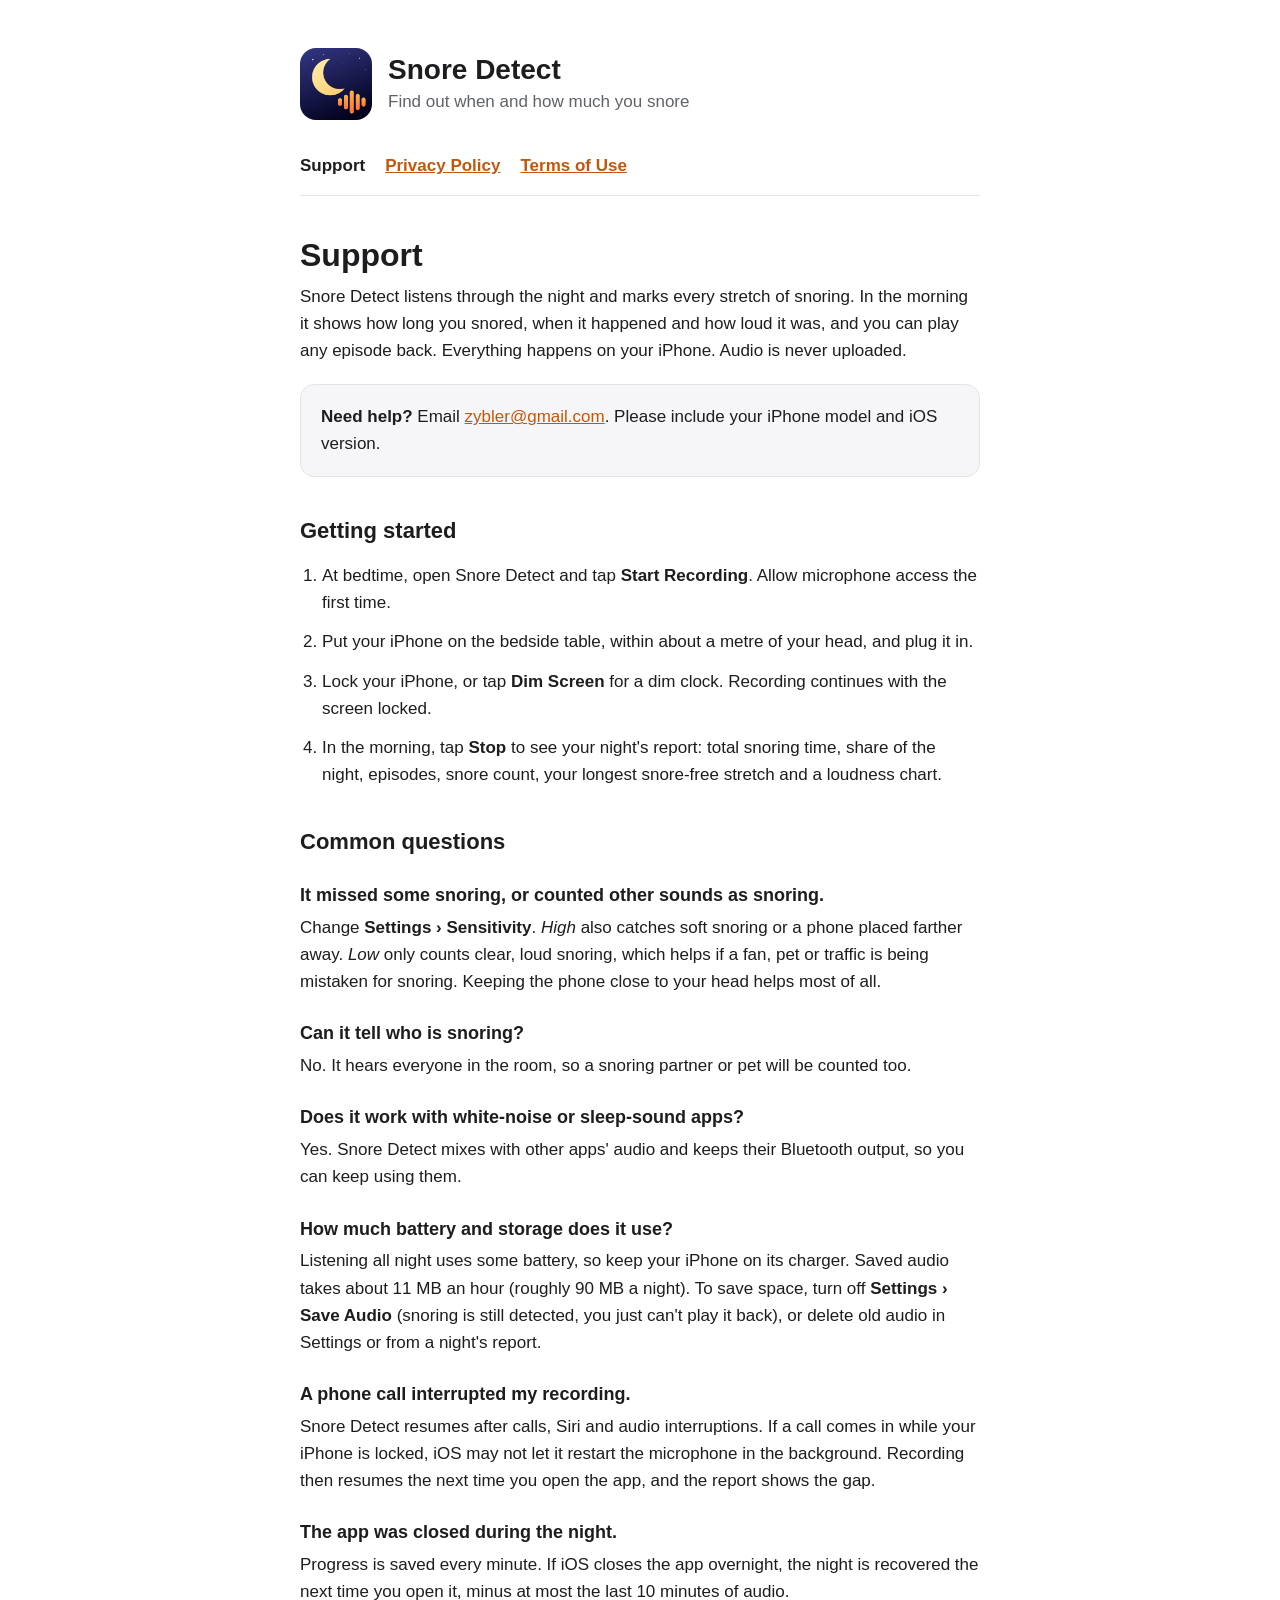
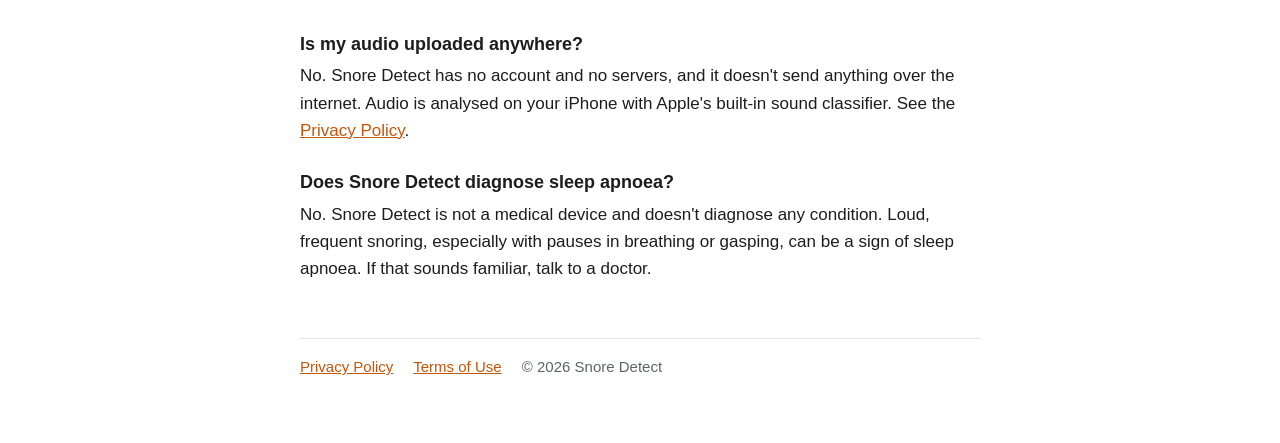
<file: index.html>
<!doctype html>
<html lang="en-AU">
<head>
  <meta charset="utf-8">
  <meta name="viewport" content="width=device-width, initial-scale=1">
  <title>Snore Detect Support</title>
  <meta name="description" content="Help and support for Snore Detect, the iPhone app that detects snoring through the night, entirely on your device.">
  <link rel="icon" href="icon.png">
  <link rel="stylesheet" href="style.css">
</head>
<body>
<main>
  <header class="app">
    <img src="icon.png" alt="Snore Detect app icon">
    <div>
      <p class="name">Snore Detect</p>
      <p class="tagline">Find out when and how much you snore</p>
    </div>
  </header>

  <nav class="top">
    <a href="./" aria-current="page">Support</a>
    <a href="privacy.html">Privacy Policy</a>
    <a href="terms.html">Terms of Use</a>
  </nav>

  <h1>Support</h1>
  <p>Snore Detect listens through the night and marks every stretch of snoring. In the morning it shows how long you snored, when it happened and how loud it was, and you can play any episode back. Everything happens on your iPhone. Audio is never uploaded.</p>

  <div class="card">
    <p><strong>Need help?</strong> Email <a href="mailto:zybler@gmail.com?subject=Snore%20Detect%20support">zybler@gmail.com</a>. Please include your iPhone model and iOS version.</p>
  </div>

  <h2>Getting started</h2>
  <ol>
    <li>At bedtime, open Snore Detect and tap <strong>Start Recording</strong>. Allow microphone access the first time.</li>
    <li>Put your iPhone on the bedside table, within about a metre of your head, and plug it in.</li>
    <li>Lock your iPhone, or tap <strong>Dim Screen</strong> for a dim clock. Recording continues with the screen locked.</li>
    <li>In the morning, tap <strong>Stop</strong> to see your night's report: total snoring time, share of the night, episodes, snore count, your longest snore-free stretch and a loudness chart.</li>
  </ol>

  <h2>Common questions</h2>

  <h3>It missed some snoring, or counted other sounds as snoring.</h3>
  <p>Change <strong>Settings › Sensitivity</strong>. <em>High</em> also catches soft snoring or a phone placed farther away. <em>Low</em> only counts clear, loud snoring, which helps if a fan, pet or traffic is being mistaken for snoring. Keeping the phone close to your head helps most of all.</p>

  <h3>Can it tell who is snoring?</h3>
  <p>No. It hears everyone in the room, so a snoring partner or pet will be counted too.</p>

  <h3>Does it work with white-noise or sleep-sound apps?</h3>
  <p>Yes. Snore Detect mixes with other apps' audio and keeps their Bluetooth output, so you can keep using them.</p>

  <h3>How much battery and storage does it use?</h3>
  <p>Listening all night uses some battery, so keep your iPhone on its charger. Saved audio takes about 11 MB an hour (roughly 90 MB a night). To save space, turn off <strong>Settings › Save Audio</strong> (snoring is still detected, you just can't play it back), or delete old audio in Settings or from a night's report.</p>

  <h3>A phone call interrupted my recording.</h3>
  <p>Snore Detect resumes after calls, Siri and audio interruptions. If a call comes in while your iPhone is locked, iOS may not let it restart the microphone in the background. Recording then resumes the next time you open the app, and the report shows the gap.</p>

  <h3>The app was closed during the night.</h3>
  <p>Progress is saved every minute. If iOS closes the app overnight, the night is recovered the next time you open it, minus at most the last 10 minutes of audio.</p>

  <h3>Is my audio uploaded anywhere?</h3>
  <p>No. Snore Detect has no account and no servers, and it doesn't send anything over the internet. Audio is analysed on your iPhone with Apple's built-in sound classifier. See the <a href="privacy.html">Privacy Policy</a>.</p>

  <h3>Does Snore Detect diagnose sleep apnoea?</h3>
  <p>No. Snore Detect is not a medical device and doesn't diagnose any condition. Loud, frequent snoring, especially with pauses in breathing or gasping, can be a sign of sleep apnoea. If that sounds familiar, talk to a doctor.</p>

  <footer>
    <a href="privacy.html">Privacy Policy</a>
    <a href="terms.html">Terms of Use</a>
    <span>© 2026 Snore Detect</span>
  </footer>
</main>
</body>
</html>
</file>
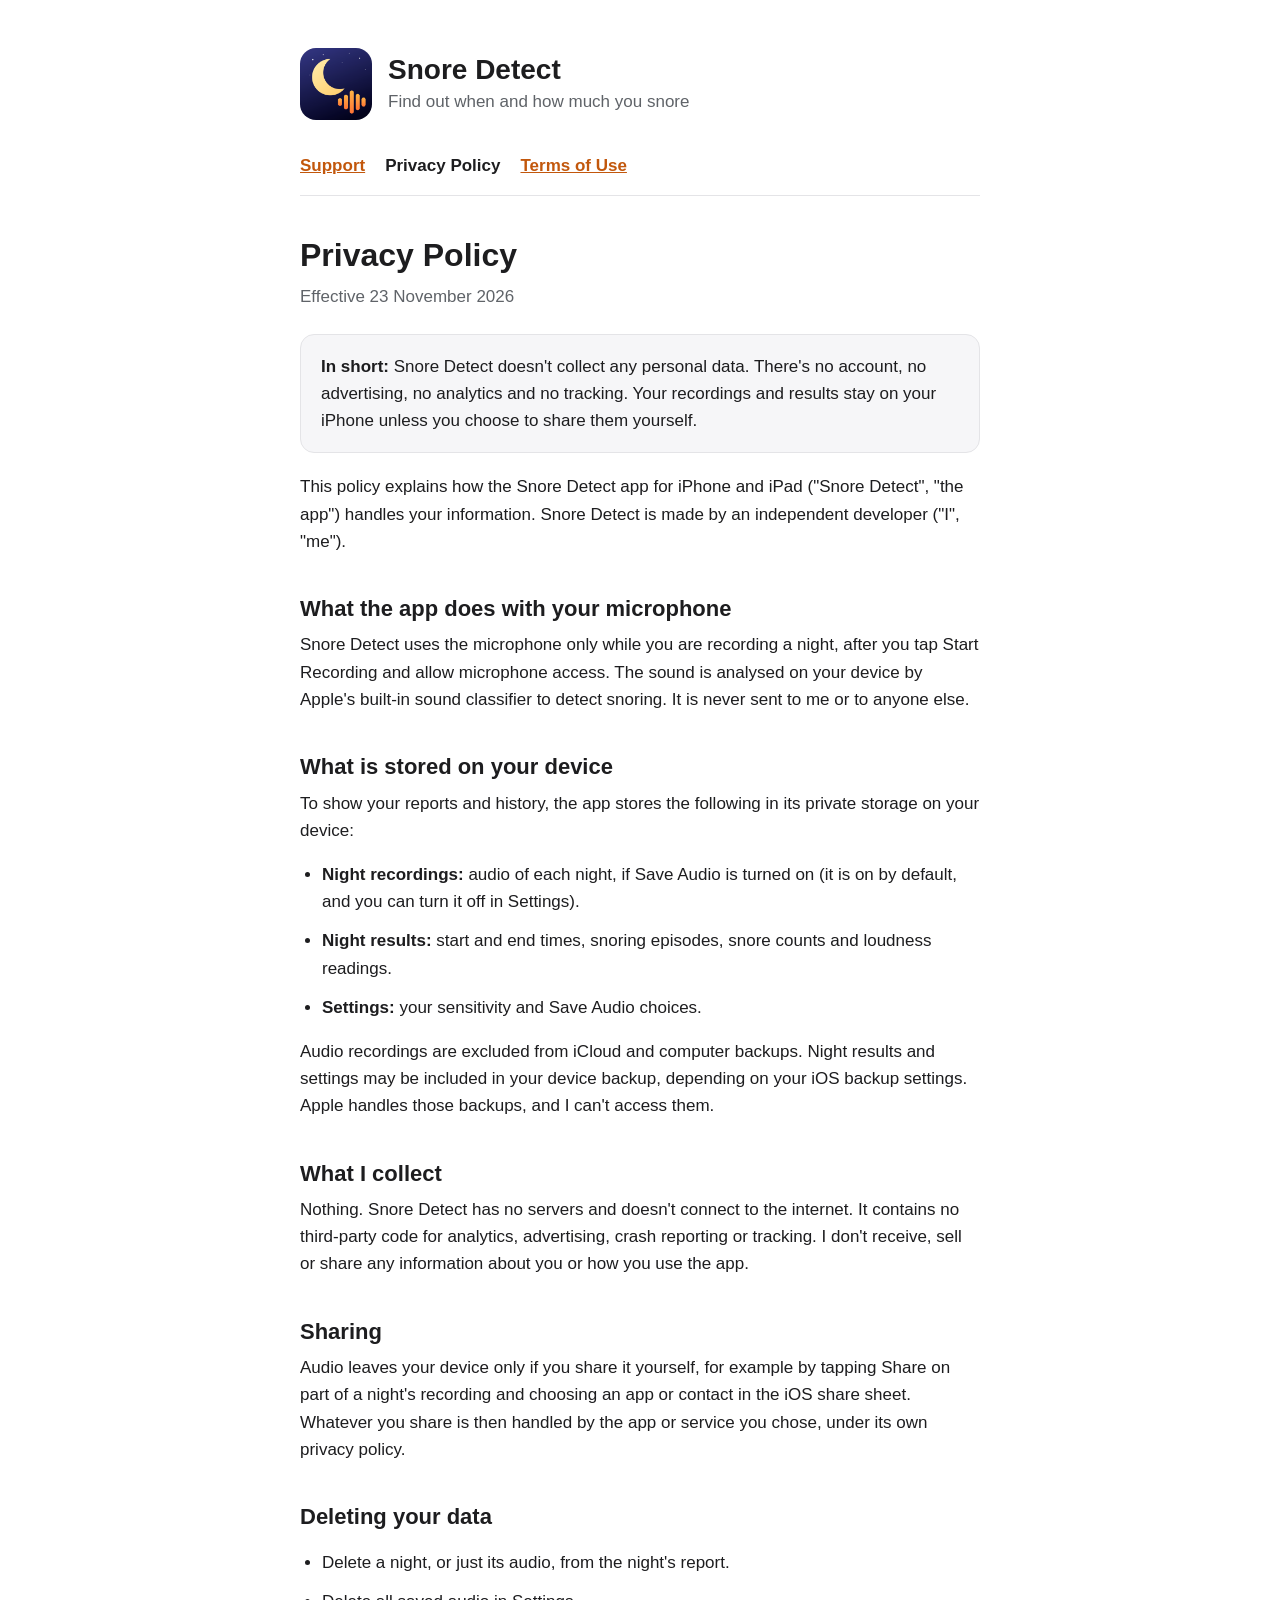
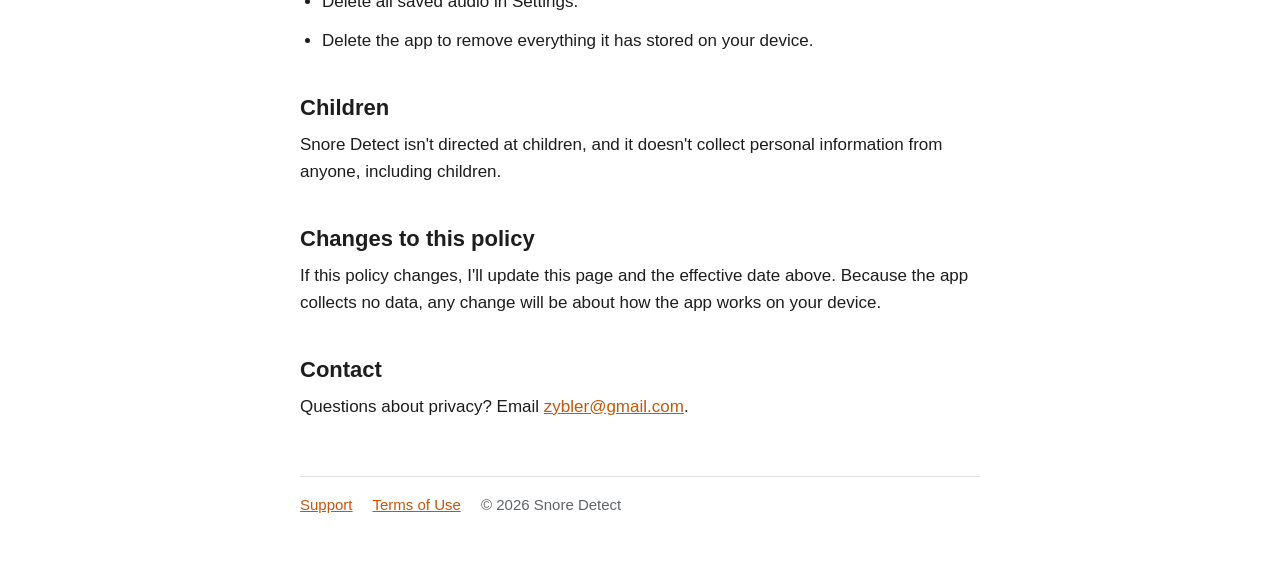
<file: privacy.html>
<!doctype html>
<html lang="en-AU">
<head>
  <meta charset="utf-8">
  <meta name="viewport" content="width=device-width, initial-scale=1">
  <title>Snore Detect Privacy Policy</title>
  <meta name="description" content="Snore Detect privacy policy. The app collects no personal data. Audio is analysed and stored only on your iPhone.">
  <link rel="icon" href="icon.png">
  <link rel="stylesheet" href="style.css">
</head>
<body>
<main>
  <header class="app">
    <img src="icon.png" alt="Snore Detect app icon">
    <div>
      <p class="name">Snore Detect</p>
      <p class="tagline">Find out when and how much you snore</p>
    </div>
  </header>

  <nav class="top">
    <a href="./">Support</a>
    <a href="privacy.html" aria-current="page">Privacy Policy</a>
    <a href="terms.html">Terms of Use</a>
  </nav>

  <h1>Privacy Policy</h1>
  <p class="meta">Effective 23 November 2026</p>

  <div class="card">
    <p><strong>In short:</strong> Snore Detect doesn't collect any personal data. There's no account, no advertising, no analytics and no tracking. Your recordings and results stay on your iPhone unless you choose to share them yourself.</p>
  </div>

  <p>This policy explains how the Snore Detect app for iPhone and iPad ("Snore Detect", "the app") handles your information. Snore Detect is made by an independent developer ("I", "me").</p>

  <h2>What the app does with your microphone</h2>
  <p>Snore Detect uses the microphone only while you are recording a night, after you tap Start Recording and allow microphone access. The sound is analysed on your device by Apple's built-in sound classifier to detect snoring. It is never sent to me or to anyone else.</p>

  <h2>What is stored on your device</h2>
  <p>To show your reports and history, the app stores the following in its private storage on your device:</p>
  <ul>
    <li><strong>Night recordings:</strong> audio of each night, if Save Audio is turned on (it is on by default, and you can turn it off in Settings).</li>
    <li><strong>Night results:</strong> start and end times, snoring episodes, snore counts and loudness readings.</li>
    <li><strong>Settings:</strong> your sensitivity and Save Audio choices.</li>
  </ul>
  <p>Audio recordings are excluded from iCloud and computer backups. Night results and settings may be included in your device backup, depending on your iOS backup settings. Apple handles those backups, and I can't access them.</p>

  <h2>What I collect</h2>
  <p>Nothing. Snore Detect has no servers and doesn't connect to the internet. It contains no third-party code for analytics, advertising, crash reporting or tracking. I don't receive, sell or share any information about you or how you use the app.</p>

  <h2>Sharing</h2>
  <p>Audio leaves your device only if you share it yourself, for example by tapping Share on part of a night's recording and choosing an app or contact in the iOS share sheet. Whatever you share is then handled by the app or service you chose, under its own privacy policy.</p>

  <h2>Deleting your data</h2>
  <ul>
    <li>Delete a night, or just its audio, from the night's report.</li>
    <li>Delete all saved audio in Settings.</li>
    <li>Delete the app to remove everything it has stored on your device.</li>
  </ul>

  <h2>Children</h2>
  <p>Snore Detect isn't directed at children, and it doesn't collect personal information from anyone, including children.</p>

  <h2>Changes to this policy</h2>
  <p>If this policy changes, I'll update this page and the effective date above. Because the app collects no data, any change will be about how the app works on your device.</p>

  <h2>Contact</h2>
  <p>Questions about privacy? Email <a href="mailto:zybler@gmail.com?subject=Snore%20Detect%20privacy">zybler@gmail.com</a>.</p>

  <footer>
    <a href="./">Support</a>
    <a href="terms.html">Terms of Use</a>
    <span>© 2026 Snore Detect</span>
  </footer>
</main>
</body>
</html>
</file>
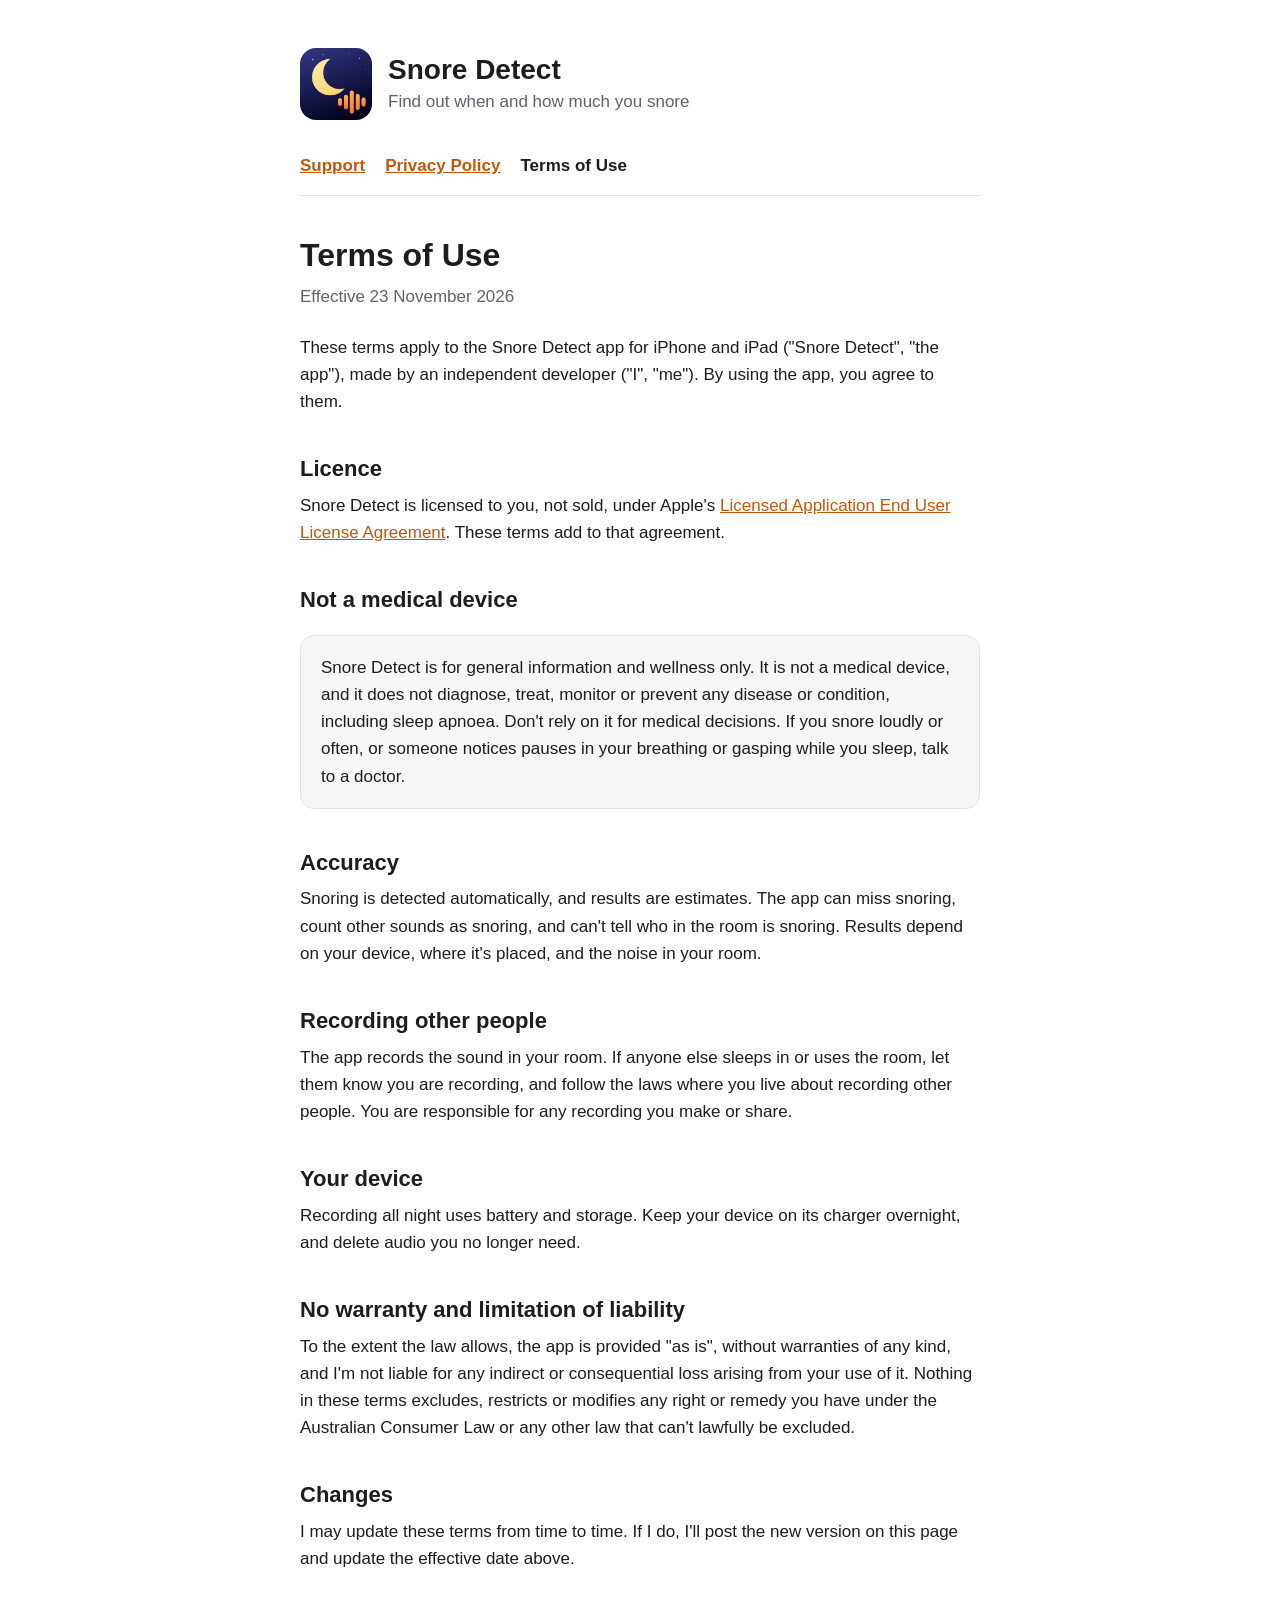
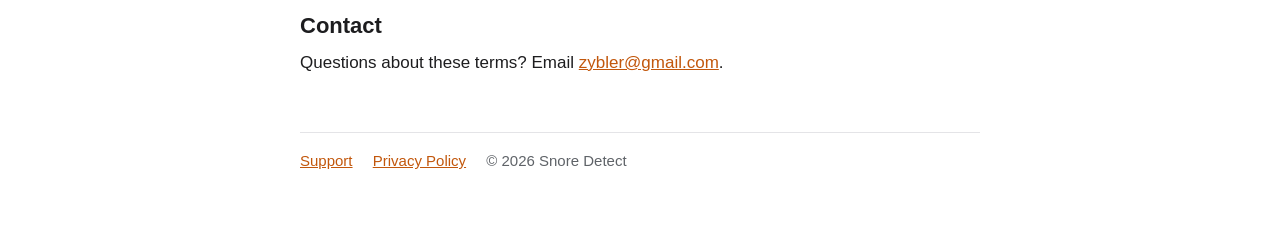
<file: terms.html>
<!doctype html>
<html lang="en-AU">
<head>
  <meta charset="utf-8">
  <meta name="viewport" content="width=device-width, initial-scale=1">
  <title>Snore Detect Terms of Use</title>
  <meta name="description" content="Terms of use for the Snore Detect iPhone app.">
  <link rel="icon" href="icon.png">
  <link rel="stylesheet" href="style.css">
</head>
<body>
<main>
  <header class="app">
    <img src="icon.png" alt="Snore Detect app icon">
    <div>
      <p class="name">Snore Detect</p>
      <p class="tagline">Find out when and how much you snore</p>
    </div>
  </header>

  <nav class="top">
    <a href="./">Support</a>
    <a href="privacy.html">Privacy Policy</a>
    <a href="terms.html" aria-current="page">Terms of Use</a>
  </nav>

  <h1>Terms of Use</h1>
  <p class="meta">Effective 23 November 2026</p>

  <p>These terms apply to the Snore Detect app for iPhone and iPad ("Snore Detect", "the app"), made by an independent developer ("I", "me"). By using the app, you agree to them.</p>

  <h2>Licence</h2>
  <p>Snore Detect is licensed to you, not sold, under Apple's <a href="https://www.apple.com/legal/internet-services/itunes/dev/stdeula/">Licensed Application End User License Agreement</a>. These terms add to that agreement.</p>

  <h2>Not a medical device</h2>
  <div class="card">
    <p>Snore Detect is for general information and wellness only. It is not a medical device, and it does not diagnose, treat, monitor or prevent any disease or condition, including sleep apnoea. Don't rely on it for medical decisions. If you snore loudly or often, or someone notices pauses in your breathing or gasping while you sleep, talk to a doctor.</p>
  </div>

  <h2>Accuracy</h2>
  <p>Snoring is detected automatically, and results are estimates. The app can miss snoring, count other sounds as snoring, and can't tell who in the room is snoring. Results depend on your device, where it's placed, and the noise in your room.</p>

  <h2>Recording other people</h2>
  <p>The app records the sound in your room. If anyone else sleeps in or uses the room, let them know you are recording, and follow the laws where you live about recording other people. You are responsible for any recording you make or share.</p>

  <h2>Your device</h2>
  <p>Recording all night uses battery and storage. Keep your device on its charger overnight, and delete audio you no longer need.</p>

  <h2>No warranty and limitation of liability</h2>
  <p>To the extent the law allows, the app is provided "as is", without warranties of any kind, and I'm not liable for any indirect or consequential loss arising from your use of it. Nothing in these terms excludes, restricts or modifies any right or remedy you have under the Australian Consumer Law or any other law that can't lawfully be excluded.</p>

  <h2>Changes</h2>
  <p>I may update these terms from time to time. If I do, I'll post the new version on this page and update the effective date above.</p>

  <h2>Contact</h2>
  <p>Questions about these terms? Email <a href="mailto:zybler@gmail.com?subject=Snore%20Detect%20terms">zybler@gmail.com</a>.</p>

  <footer>
    <a href="./">Support</a>
    <a href="privacy.html">Privacy Policy</a>
    <span>© 2026 Snore Detect</span>
  </footer>
</main>
</body>
</html>
</file>
<file: style.css>
:root {
  --bg: #ffffff;
  --text: #1d1d1f;
  --muted: #5f6368;
  --accent: #c2570c;
  --rule: #e4e4e7;
  --card: #f6f6f8;
  color-scheme: light dark;
}

@media (prefers-color-scheme: dark) {
  :root {
    --bg: #0d0f14;
    --text: #ececf1;
    --muted: #a1a1aa;
    --accent: #ff9f45;
    --rule: #26272d;
    --card: #16181f;
  }
}

* { box-sizing: border-box; }

body {
  margin: 0;
  background: var(--bg);
  color: var(--text);
  font: 17px/1.6 -apple-system, BlinkMacSystemFont, "SF Pro Text", "Segoe UI", Roboto, Helvetica, Arial, sans-serif;
  -webkit-text-size-adjust: 100%;
}

main {
  max-width: 720px;
  margin: 0 auto;
  padding: 48px 20px 64px;
}

header.app {
  display: flex;
  align-items: center;
  gap: 16px;
  margin-bottom: 32px;
}

header.app img {
  width: 72px;
  height: 72px;
  border-radius: 16px;
}

header.app .name {
  font-size: 28px;
  font-weight: 700;
  line-height: 1.2;
  margin: 0;
}

header.app .tagline {
  margin: 2px 0 0;
  color: var(--muted);
}

nav.top {
  display: flex;
  flex-wrap: wrap;
  gap: 8px 20px;
  margin-bottom: 40px;
  padding-bottom: 16px;
  border-bottom: 1px solid var(--rule);
}

nav.top a { font-weight: 600; }
nav.top a[aria-current="page"] { color: var(--text); text-decoration: none; }

h1 { font-size: 32px; line-height: 1.2; margin: 0 0 8px; }
h2 { font-size: 22px; line-height: 1.3; margin: 40px 0 8px; }
h3 { font-size: 18px; margin: 24px 0 4px; }

p, li { margin: 0 0 12px; }
ul, ol { padding-left: 22px; }

a { color: var(--accent); }

.meta { color: var(--muted); margin-bottom: 24px; }

.card {
  background: var(--card);
  border: 1px solid var(--rule);
  border-radius: 14px;
  padding: 18px 20px;
  margin: 20px 0;
}

.card p:last-child { margin-bottom: 0; }

footer {
  margin-top: 56px;
  padding-top: 16px;
  border-top: 1px solid var(--rule);
  color: var(--muted);
  font-size: 15px;
}

footer a { margin-right: 16px; }
</file>
